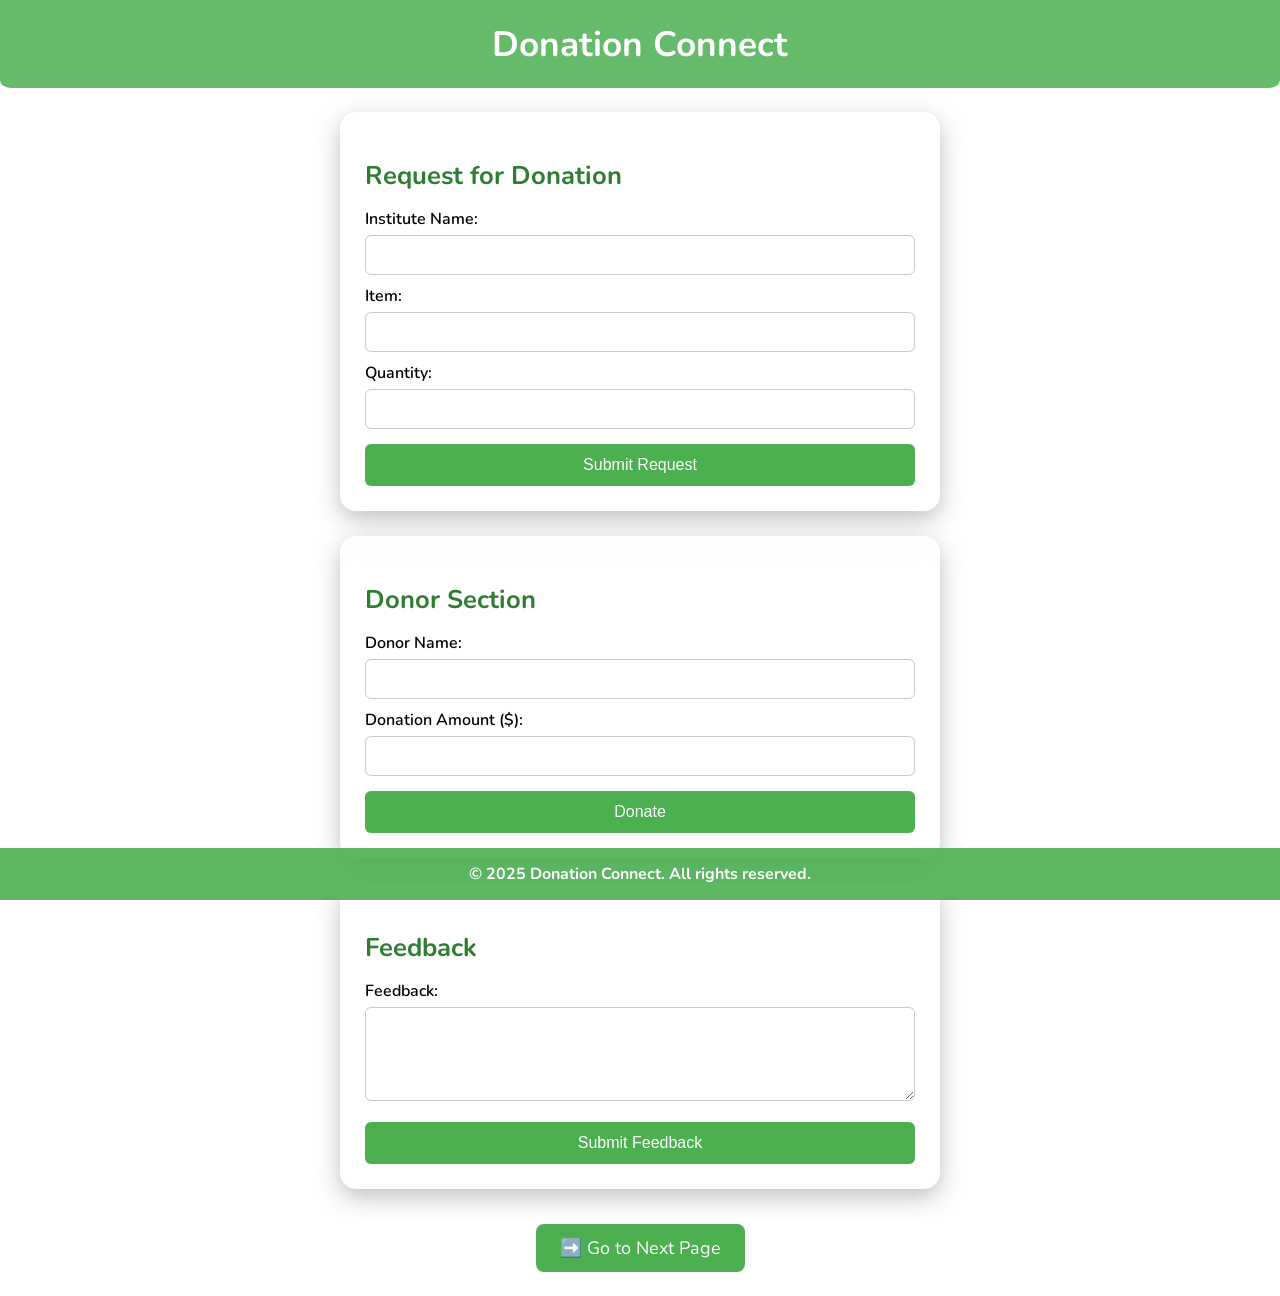
<file: index.html>
<!DOCTYPE html>
<html lang="en">
<head>
  <meta charset="UTF-8" />
  <meta name="viewport" content="width=device-width, initial-scale=1.0"/>
  <title>Donation Connect</title>
  <link href="https://fonts.googleapis.com/css2?family=Nunito:wght@400;700&display=swap" rel="stylesheet">
  <style>
    * {
      box-sizing: border-box;
    }

    body {
      font-family: 'Nunito', sans-serif;
      margin: 0;
      padding: 0;
      background: url('https://cdn.create.vista.com/downloads/56e27239-56d0-432e-b587-99573f2f105e_1024.jpeg') no-repeat center center fixed;
      background-size: cover;
      height: 100vh;
      animation: fadeIn 2s ease-in-out;
    }

    header {
      background: rgba(76, 175, 80, 0.85);
      color: white;
      padding: 20px;
      text-align: center;
      font-size: 2.2em;
      font-weight: bold;
      border-bottom: 4px solid white;
      border-radius: 0 0 12px 12px;
      animation: bounceHeader 3s ease-in-out infinite;
    }

    main {
      display: flex;
      flex-direction: column;
      align-items: center;
      padding: 20px;
      gap: 25px;
    }

    section {
      background: rgba(255, 255, 255, 0.25);
      backdrop-filter: blur(12px);
      border-radius: 16px;
      box-shadow: 0 8px 24px rgba(0, 0, 0, 0.25);
      padding: 25px;
      width: 90%;
      max-width: 600px;
      transition: transform 0.4s ease, box-shadow 0.4s ease;
      opacity: 0;
      transform: translateY(30px);
      animation: slideFadeUp 1s forwards;
    }

    section:nth-of-type(1) { animation-delay: 0.3s; }
    section:nth-of-type(2) { animation-delay: 0.6s; }
    section:nth-of-type(3) { animation-delay: 0.9s; }

    section:hover {
      transform: translateY(-6px) scale(1.02);
      box-shadow: 0 12px 30px rgba(0, 0, 0, 0.3);
    }

    h2 {
      color: #2e7d32;
      font-size: 1.6em;
      margin-bottom: 15px;
    }

    label {
      display: block;
      margin-top: 10px;
      font-weight: 600;
    }

    input, textarea {
      width: 100%;
      padding: 10px;
      border-radius: 6px;
      border: 1px solid #ccc;
      font-size: 16px;
      margin-top: 5px;
    }

    textarea {
      resize: vertical;
    }

    button {
      background-color: #4CAF50;
      color: white;
      padding: 12px;
      margin-top: 15px;
      font-size: 16px;
      border: none;
      border-radius: 6px;
      width: 100%;
      cursor: pointer;
      transition: background-color 0.3s ease, transform 0.3s ease;
    }

    button:hover {
      background-color: #43a047;
      animation: pulse 0.6s infinite alternate;
    }

    .next-page-button-container {
      margin-top: 10px;
      text-align: center;
    }

    .next-button {
      display: inline-block;
      background-color: #4CAF50;
      color: white;
      padding: 12px 24px;
      font-size: 18px;
      border: none;
      border-radius: 8px;
      text-decoration: none;
      cursor: pointer;
      transition: background-color 0.3s ease, transform 0.2s ease;
      animation: wave 2s infinite ease-in-out;
    }

    .next-button:hover {
      background-color: #43a047;
      transform: scale(1.05);
    }

    footer {
      text-align: center;
      padding: 15px;
      background-color: rgba(76, 175, 80, 0.9);
      color: white;
      position: fixed;
      width: 100%;
      bottom: 0;
      font-weight: bold;
    }

    /* Animations */
    @keyframes fadeIn {
      from { opacity: 0; }
      to { opacity: 1; }
    }

    @keyframes slideFadeUp {
      to {
        opacity: 1;
        transform: translateY(0);
      }
    }

    @keyframes bounceHeader {
      0%, 100% { transform: translateY(0); }
      50% { transform: translateY(-5px); }
    }

    @keyframes wave {
      0%, 100% { transform: translateX(0); }
      50% { transform: translateX(6px); }
    }

    @keyframes pulse {
      from { transform: scale(1); }
      to { transform: scale(1.05); }
    }
  </style>
</head>
<body>
  <header>
    Donation Connect
  </header>

  <main>
    <section>
      <h2>Request for Donation</h2>
      <form id="donationRequestForm">
        <label for="instituteName">Institute Name:</label>
        <input type="text" id="instituteName" required>

        <label for="item">Item:</label>
        <input type="text" id="item" required>

        <label for="quantity">Quantity:</label>
        <input type="number" id="quantity" required>

        <button type="submit">Submit Request</button>
      </form>
    </section>

    <section>
      <h2>Donor Section</h2>
      <form id="donorForm">
        <label for="donorName">Donor Name:</label>
        <input type="text" id="donorName" required>

        <label for="donationAmount">Donation Amount ($):</label>
        <input type="number" id="donationAmount" required>

        <button type="submit">Donate</button>
      </form>
    </section>

    <section>
      <h2>Feedback</h2>
      <form id="feedbackForm">
        <label for="feedback">Feedback:</label>
        <textarea id="feedback" rows="4" required></textarea>
        <button type="submit">Submit Feedback</button>
      </form>
    </section>

    <!-- ✅ Go to Next Page Button -->
    <div class="next-page-button-container">
      <a href="index4.html" class="next-button">➡️ Go to Next Page</a>
    </div>
  </main>

  <footer>
    &copy; 2025 Donation Connect. All rights reserved.
  </footer>

  <script>
    document.getElementById('donationRequestForm').addEventListener('submit', function(e) {
      e.preventDefault();
      alert("Donation request submitted successfully.");
    });

    document.getElementById('donorForm').addEventListener('submit', function(e) {
      e.preventDefault();
      const donorName = document.getElementById('donorName').value;
      const donationAmount = document.getElementById('donationAmount').value;
      alert(`${donorName}, thank you for your generous donation of $${donationAmount}!`);
    });

    document.getElementById('feedbackForm').addEventListener('submit', function(e) {
      e.preventDefault();
      const feedback = document.getElementById('feedback').value;
      alert("Thank you for your feedback: " + feedback);
    });
  </script>
</body>
</html>
</file>
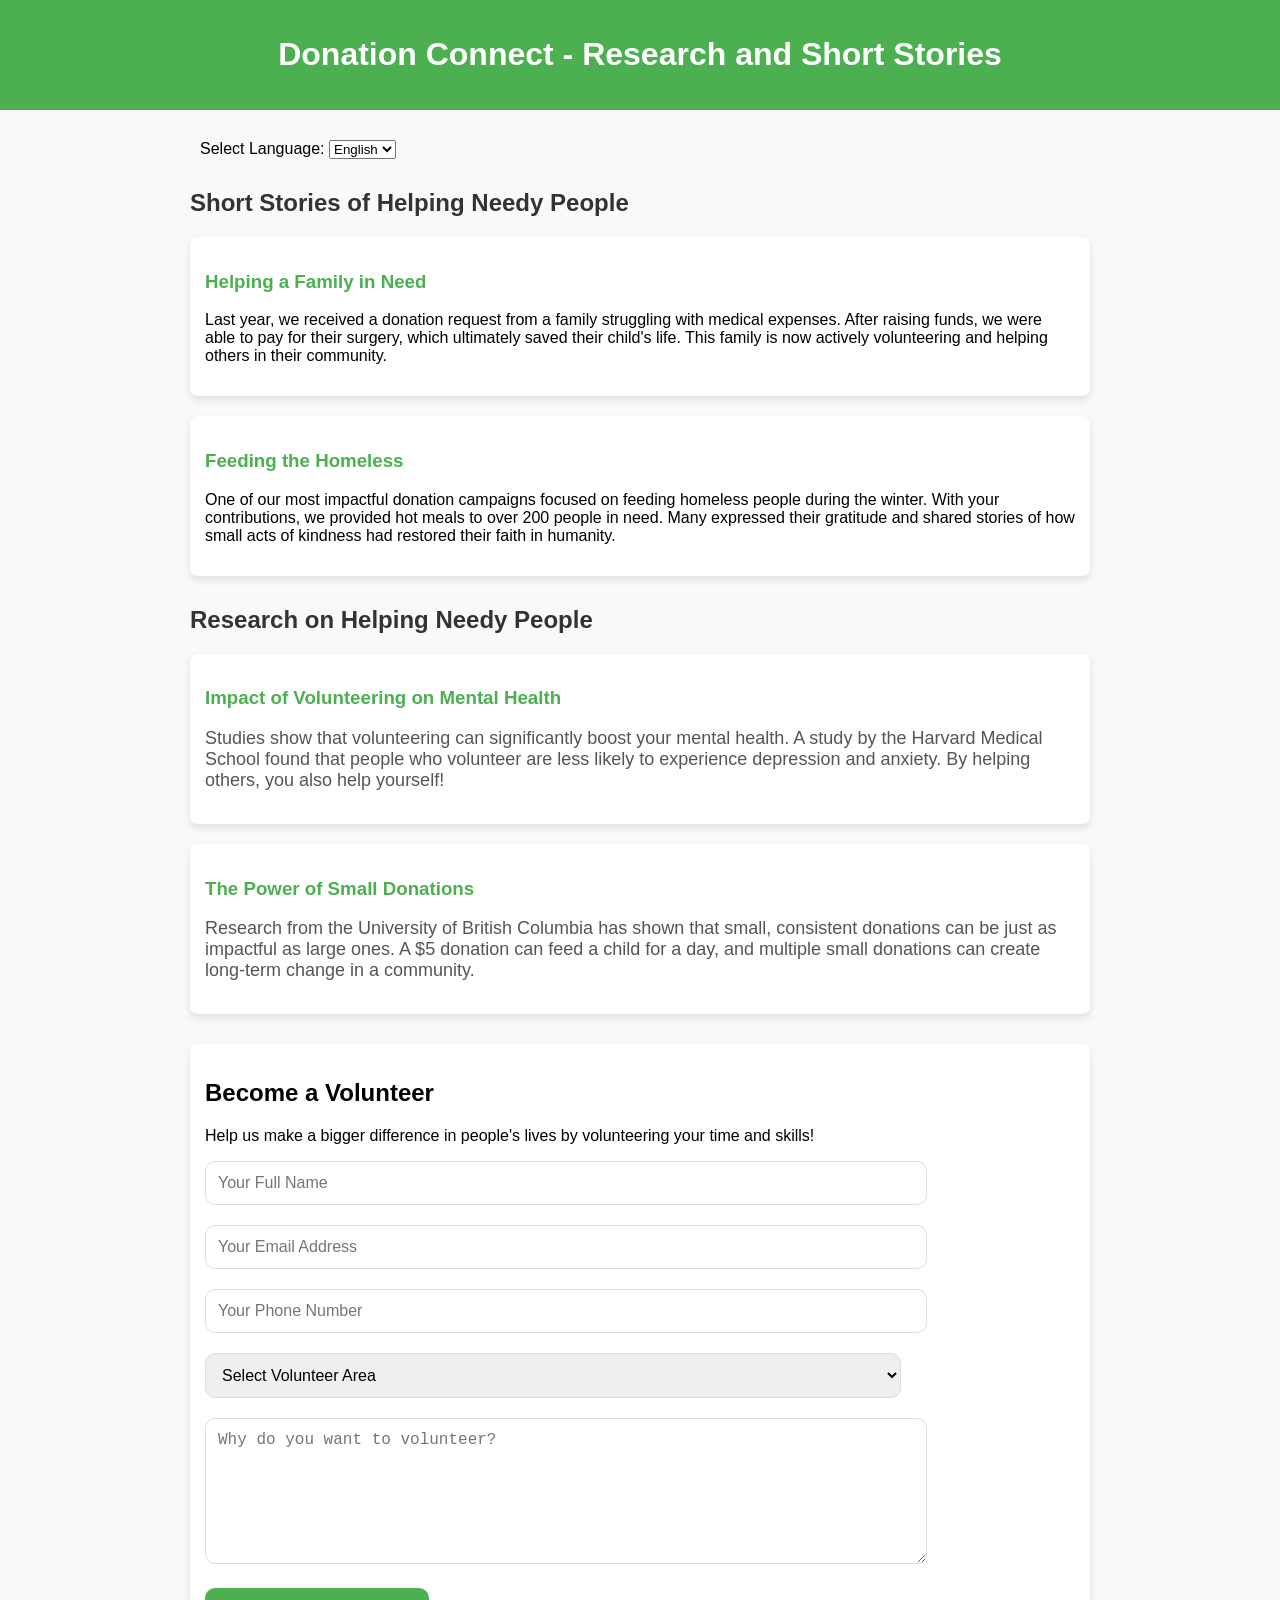
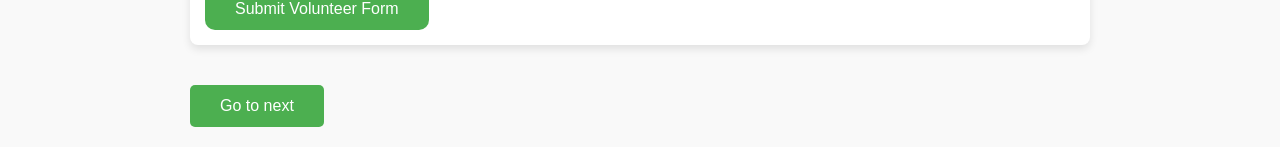
<file: index4.html>
<!DOCTYPE html>
<html lang="en">
<head>
    <meta charset="UTF-8">
    <meta name="viewport" content="width=device-width, initial-scale=1.0">
    <title>Donation Connect - Research and Short Stories</title>
    <style>
        body {
            font-family: Arial, sans-serif;
            background-color: #f9f9f9;
            margin: 0;
            padding: 0;
            background-image: url('https://cdni.iconscout.com/illustration/premium/thumb/food-donation-illustration-download-in-svg-png-gif-file-formats--collecting-box-service-women-carrying-apple-and-drink-pack-people-illustrations-4328379.png?f=webp');
            background-size: cover;
            overflow-x: hidden;
        }

        header {
            background-color: #4CAF50;
            color: white;
            padding: 15px;
            text-align: center;
        }

        .container {
            padding: 20px;
            max-width: 900px;
            margin: 0 auto;
        }

        .section {
            margin-bottom: 30px;
        }

        .section h2 {
            font-size: 24px;
            color: #333;
        }

        .story, .research, .volunteer-form {
            background-color: #fff;
            padding: 15px;
            margin-bottom: 20px;
            border-radius: 8px;
            box-shadow: 0 4px 8px rgba(0, 0, 0, 0.1);
        }

        .story h3, .research h3 {
            color: #4CAF50;
        }

        .research p {
            font-size: 18px;
            color: #555;
        }

        .volunteer-form input,
        .volunteer-form select {
            width: 80%;
            padding: 12px;
            margin-bottom: 20px;
            border-radius: 10px;
            border: 1px solid #ddd;
            font-size: 16px;
        }

        .volunteer-form textarea {
            width: 80%;
            padding: 12px;
            margin-bottom: 20px;
            border-radius: 10px;
            border: 1px solid #ddd;
            font-size: 16px;
            resize: vertical; /* Allow the user to resize the box vertically */
            min-height: 120px;
        }

        .volunteer-form button {
            padding: 12px 30px;
            background-color: #4CAF50;
            color: white;
            font-size: 16px;
            border: none;
            border-radius: 10px;
            cursor: pointer;
            transition: background-color 0.3s;
        }

        .volunteer-form button:hover {
            background-color: #388E3C;
        }

        a {
            display: inline-block;
            padding: 12px 30px;
            background-color: #4CAF50;
            color: white;
            text-decoration: none;
            border-radius: 5px;
            margin-top: 20px;
            transition: transform 0.2s, background-color 0.3s;
        }

        a:hover {
            background-color: #388E3C;
            transform: scale(1.05);
        }

        /* Language Selector */
        .language-selector {
            padding: 10px;
            margin-bottom: 20px;
        }
    </style>
</head>
<body>
    <header>
        <h1 id="headerTitle">Donation Connect - Research and Short Stories</h1>
    </header>
    <div class="container">
        <!-- Language Selector -->
        <div class="language-selector">
            <label for="language-select">Select Language: </label>
            <select id="language-select" onchange="translateContent()">
                <option value="en">English</option>
                <option value="hi">Hindi</option>
                <option value="mr">Marathi</option>
            </select>
        </div>

        <!-- Section for Stories -->
        <div class="section">
            <h2 id="sectionTitle1">Short Stories of Helping Needy People</h2>
            <div class="story">
                <h3 id="storyTitle1">Helping a Family in Need</h3>
                <p id="storyContent1">Last year, we received a donation request from a family struggling with medical expenses. After raising funds, we were able to pay for their surgery, which ultimately saved their child's life. This family is now actively volunteering and helping others in their community.</p>
            </div>
            <div class="story">
                <h3 id="storyTitle2">Feeding the Homeless</h3>
                <p id="storyContent2">One of our most impactful donation campaigns focused on feeding homeless people during the winter. With your contributions, we provided hot meals to over 200 people in need. Many expressed their gratitude and shared stories of how small acts of kindness had restored their faith in humanity.</p>
            </div>
        </div>

        <!-- Section for Research -->
        <div class="section">
            <h2 id="sectionTitle2">Research on Helping Needy People</h2>
            <div class="research">
                <h3 id="researchTitle1">Impact of Volunteering on Mental Health</h3>
                <p id="researchContent1">Studies show that volunteering can significantly boost your mental health. A study by the Harvard Medical School found that people who volunteer are less likely to experience depression and anxiety. By helping others, you also help yourself!</p>
            </div>
            <div class="research">
                <h3 id="researchTitle2">The Power of Small Donations</h3>
                <p id="researchContent2">Research from the University of British Columbia has shown that small, consistent donations can be just as impactful as large ones. A $5 donation can feed a child for a day, and multiple small donations can create long-term change in a community.</p>
            </div>
        </div>

        <!-- Volunteering Form -->
        <div class="volunteer-form">
            <h2 id="volunteerFormTitle">Become a Volunteer</h2>
            <p id="volunteerFormText">Help us make a bigger difference in people's lives by volunteering your time and skills!</p>
            <form>
                <input type="text" placeholder="Your Full Name" required />
                <input type="email" placeholder="Your Email Address" required />
                <input type="tel" placeholder="Your Phone Number" required />
                <select required>
                    <option value="">Select Volunteer Area</option>
                    <option value="Event Organizing">Event Organizing</option>
                    <option value="Fundraising">Fundraising</option>
                    <option value="Community Outreach">Community Outreach</option>
                    <option value="Social Media Support">Social Media Support</option>
                </select>
                <textarea placeholder="Why do you want to volunteer?" rows="5" required></textarea>
                <button type="submit">Submit Volunteer Form</button>
            </form>
        </div>

        <!-- Go to next Button -->
        <a href="indexx3.html">Go to next</a>
    </div>

    <script>
        function translateContent() {
            const language = document.getElementById('language-select').value;
            
            // Sample translation data
            const translations = {
                en: {
                    headerTitle: "Donation Connect - Research and Short Stories",
                    sectionTitle1: "Short Stories of Helping Needy People",
                    sectionTitle2: "Research on Helping Needy People",
                    storyTitle1: "Helping a Family in Need",
                    storyContent1: "Last year, we received a donation request from a family struggling with medical expenses. After raising funds, we were able to pay for their surgery, which ultimately saved their child's life. This family is now actively volunteering and helping others in their community.",
                    storyTitle2: "Feeding the Homeless",
                    storyContent2: "One of our most impactful donation campaigns focused on feeding homeless people during the winter. With your contributions, we provided hot meals to over 200 people in need. Many expressed their gratitude and shared stories of how small acts of kindness had restored their faith in humanity.",
                    researchTitle1: "Impact of Volunteering on Mental Health",
                    researchContent1: "Studies show that volunteering can significantly boost your mental health. A study by the Harvard Medical School found that people who volunteer are less likely to experience depression and anxiety. By helping others, you also help yourself!",
                    researchTitle2: "The Power of Small Donations",
                    researchContent2: "Research from the University of British Columbia has shown that small, consistent donations can be just as impactful as large ones. A $5 donation can feed a child for a day, and multiple small donations can create long-term change in a community.",
                    volunteerFormTitle: "Become a Volunteer",
                    volunteerFormText: "Help us make a bigger difference in people's lives by volunteering your time and skills!"
                },
                hi: {
                    headerTitle: "डोनेशन कनेक्ट - अनुसंधान और लघु कहानियाँ",
                    sectionTitle1: "जरूरतमंद लोगों की मदद की लघु कहानियाँ",
                    sectionTitle2: "जरूरतमंद लोगों की मदद पर अनुसंधान",
                    storyTitle1: "जरूरतमंद परिवार की मदद करना",
                    storyContent1: "पिछले साल, हमें एक परिवार से दान अनुरोध प्राप्त हुआ था जो चिकित्सा खर्चों से जूझ रहा था। धन जुटाने के बाद, हम उनके सर्जरी का खर्च उठा पाए, जिसने अंततः उनके बच्चे की जान बचाई। यह परिवार अब सक्रिय रूप से स्वंयसेवक बनकर अपने समुदाय में दूसरों की मदद कर रहा है।",
                    storyTitle2: "बेघर लोगों को भोजन देना",
                    storyContent2: "हमारी सबसे प्रभावशाली दान मुहिम में से एक बेघर लोगों को सर्दियों के दौरान भोजन देना था। आपके योगदान से, हम 200 से अधिक जरूरतमंद लोगों को गर्म भोजन प्रदान करने में सक्षम हुए। कई लोगों ने अपनी कृतज्ञता व्यक्त की और साझा किया कि किस तरह छोटे कार्यों ने उनके विश्वास को फिर से जीवित किया।",
                    researchTitle1: "मानसिक स्वास्थ्य पर स्वंयसेवा का प्रभाव",
                    researchContent1: "अध्यानों से यह पता चला है कि स्वंयसेवा से मानसिक स्वास्थ्य में महत्वपूर्ण वृद्धि होती है। हार्वर्ड मेडिकल स्कूल के अध्ययन में पाया गया कि जो लोग स्वंयसेवा करते हैं, वे अवसाद और चिंता से कम प्रभावित होते हैं। दूसरों की मदद करके आप खुद की भी मदद करते हैं!",
                    researchTitle2: "छोटे दानों की शक्ति",
                    researchContent2: "ब्रिटिश कोलंबिया विश्वविद्यालय के अनुसंधान से यह पता चला है कि छोटे और लगातार दान बड़े दानों के समान प्रभावी हो सकते हैं। $5 का दान एक बच्चे को एक दिन के लिए खाना दे सकता है, और कई छोटे दान एक समुदाय में दीर्घकालिक बदलाव ला सकते हैं।",
                    volunteerFormTitle: "स्वयंसेवक बनें",
                    volunteerFormText: "हमारे साथ मिलकर लोगों के जीवन में बड़ा बदलाव लाने में मदद करें!"
                },
                mr: {
                    headerTitle: "दान कनेक्ट - संशोधन आणि लघुनिबंध",
                    sectionTitle1: "गरजू लोकांच्या मदतीच्या लघुनिबंधांची गोष्टी",
                    sectionTitle2: "गरजू लोकांच्या मदतीवरील संशोधन",
                    storyTitle1: "गरजू कुटुंबाची मदत करणे",
                    storyContent1: "गेल्या वर्षी, आम्हाला एक कुटुंबाने दान मागितले होते जे वैद्यकीय खर्चांमुळे त्रस्त होते. निधी गोळा केल्यानंतर, आम्ही त्यांच्यासाठी शस्त्रक्रियेचे खर्च उचलले, ज्यामुळे अखेर त्यांच्या मुलाचे प्राण वाचवले. हे कुटुंब आता सक्रियपणे स्वयंसेवक होऊन त्यांच्या समुदायात इतरांची मदत करत आहे.",
                    storyTitle2: "भटक्या लोकांना अन्न देणे",
                    storyContent2: "आमच्या सर्वात प्रभावी दान मोहिमांपैकी एक भटक्या लोकांना हिवाळ्यात अन्न देणे होती. तुमच्या योगदानामुळे, आम्ही 200 पेक्षा जास्त गरजू लोकांना गरम जेवण पुरवू शकलो. अनेक लोकांनी त्यांचा आभार व्यक्त केला आणि सांगितले की कसे छोटे कृतींनी त्यांचा विश्वास पुन्हा जीवंत केला.",
                    researchTitle1: "मानसिक आरोग्यावर स्वयंसेवकत्त्वाचा प्रभाव",
                    researchContent1: "अध्यानांनी असे दाखवले आहे की स्वयंसेवकत्त्व मानसिक आरोग्याला महत्त्वपूर्ण प्रोत्साहन देते. हार्वर्ड मेडिकल स्कूलच्या अभ्यासात असे आढळले की जे लोक स्वयंसेवकत्त्व करतात ते कमी मानसिक समस्या अनुभवतात. इतरांना मदत करून, आपण आपलेही मदत करत आहात!",
                    researchTitle2: "लहान दानांची ताकद",
                    researchContent2: "ब्रिटिश कोलंबिया विद्यापीठाच्या संशोधनाने असे दाखवले आहे की लहान आणि सातत्याने दिलेले दान मोठ्या दानांसारखेच प्रभावी असू शकतात. $5 चे दान एका मुलाला एक दिवसाचे भोजन देऊ शकते आणि अनेक लहान दान एक समुदायात दीर्घकालिक बदल करू शकतात.",
                    volunteerFormTitle: "स्वयंसेवक बना",
                    volunteerFormText: "आपल्या वेळेचा आणि कौशल्यांचा वापर करून लोकांच्या जीवनात मोठा फरक करा!"
                }
            };

            // Applying the translation based on the selected language
            const langData = translations[language];

            // Updating text elements
            document.getElementById("headerTitle").innerText = langData.headerTitle;
            document.getElementById("sectionTitle1").innerText = langData.sectionTitle1;
            document.getElementById("sectionTitle2").innerText = langData.sectionTitle2;
            document.getElementById("storyTitle1").innerText = langData.storyTitle1;
            document.getElementById("storyContent1").innerText = langData.storyContent1;
            document.getElementById("storyTitle2").innerText = langData.storyTitle2;
            document.getElementById("storyContent2").innerText = langData.storyContent2;
            document.getElementById("researchTitle1").innerText = langData.researchTitle1;
            document.getElementById("researchContent1").innerText = langData.researchContent1;
            document.getElementById("researchTitle2").innerText = langData.researchTitle2;
            document.getElementById("researchContent2").innerText = langData.researchContent2;
            document.getElementById("volunteerFormTitle").innerText = langData.volunteerFormTitle;
            document.getElementById("volunteerFormText").innerText = langData.volunteerFormText;
        }
    </script>
</body>
</html>
</file>
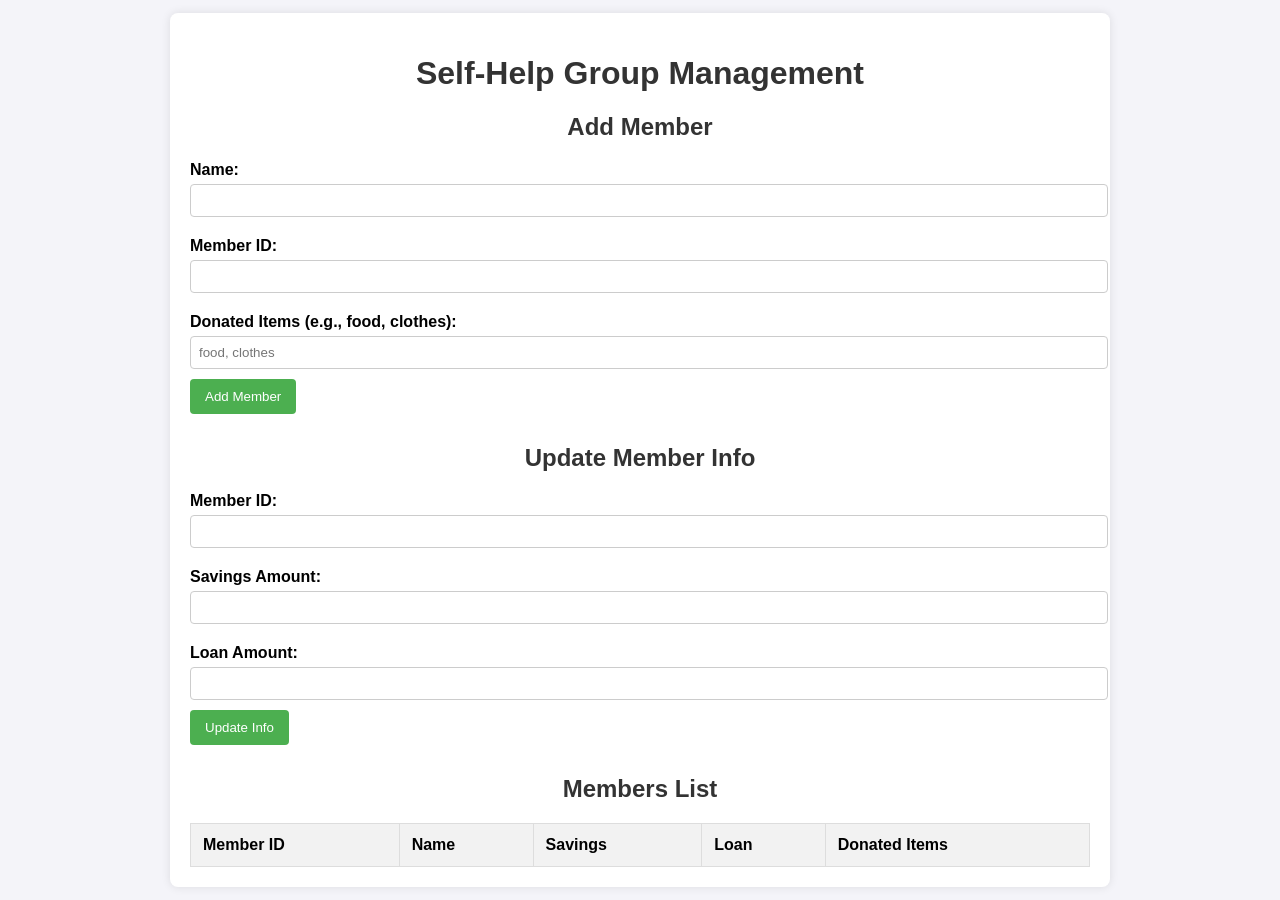
<file: index8.html>
<!DOCTYPE html>
<html lang="en">
<head>
  <meta charset="UTF-8" />
  <meta name="viewport" content="width=device-width, initial-scale=1.0"/>
  <title>SHG Management System</title>
  <style>
    body {
      font-family: Arial, sans-serif;
      margin: 0;
      padding: 0;
      background-color: #f4f4f9;
      display: flex;
      justify-content: center;
      align-items: center;
      height: 100vh;
      background-image: url('https://img.freepik.com/free-vector/flat-hand-drawn-clothing-donation-concept_52683-54454.jpg');
      background-size: cover;
      animation: fadeInBody 1.2s ease-in-out forwards;
    }

    @keyframes fadeInBody {
      from { opacity: 0; }
      to { opacity: 1; }
    }

    .container {
      width: 80%;
      max-width: 900px;
      margin: auto;
      padding: 20px;
      background-color: #fff;
      border-radius: 8px;
      box-shadow: 0 0 10px rgba(0, 0, 0, 0.1);
      animation: popIn 1s ease-in-out;
    }

    @keyframes popIn {
      from {
        transform: scale(0.9);
        opacity: 0;
      }
      to {
        transform: scale(1);
        opacity: 1;
      }
    }

    h1, h2 {
      text-align: center;
      color: #333;
    }

    .form-container {
      margin-bottom: 30px;
      animation: slideIn 1s ease-in-out;
    }

    @keyframes slideIn {
      from {
        transform: translateY(30px);
        opacity: 0;
      }
      to {
        transform: translateY(0);
        opacity: 1;
      }
    }

    label {
      display: block;
      margin: 10px 0 5px;
      font-weight: bold;
    }

    input[type="text"], input[type="number"] {
      width: 100%;
      padding: 8px;
      margin-bottom: 10px;
      border: 1px solid #ccc;
      border-radius: 4px;
    }

    button {
      background-color: #4CAF50;
      color: white;
      padding: 10px 15px;
      border: none;
      border-radius: 4px;
      cursor: pointer;
      transition: background-color 0.3s ease;
    }

    button:hover {
      background-color: #45a049;
    }

    table {
      width: 100%;
      margin-top: 20px;
      border-collapse: collapse;
      text-align: left;
    }

    th, td {
      padding: 12px;
      border: 1px solid #ddd;
    }

    th {
      background-color: #f2f2f2;
    }

    tr {
      animation: fadeInRow 0.6s ease;
    }

    @keyframes fadeInRow {
      from {
        opacity: 0;
        transform: translateY(10px);
      }
      to {
        opacity: 1;
        transform: translateY(0);
      }
    }
  </style>
</head>
<body>
  <div class="container">
    <h1>Self-Help Group Management</h1>

    <div class="form-container">
      <h2>Add Member</h2>
      <form id="memberForm">
        <label for="name">Name:</label>
        <input type="text" id="name" required>

        <label for="id">Member ID:</label>
        <input type="number" id="id" required>

        <label for="donation">Donated Items (e.g., food, clothes):</label>
        <input type="text" id="donation" placeholder="food, clothes">

        <button type="submit">Add Member</button>
      </form>
    </div>

    <div class="form-container">
      <h2>Update Member Info</h2>
      <form id="updateForm">
        <label for="updateId">Member ID:</label>
        <input type="number" id="updateId" required>
        <label for="savings">Savings Amount:</label>
        <input type="number" id="savings" required>
        <label for="loan">Loan Amount:</label>
        <input type="number" id="loan" required>
        <button type="submit">Update Info</button>
      </form>
    </div>

    <div>
      <h2>Members List</h2>
      <table id="membersTable">
        <thead>
          <tr>
            <th>Member ID</th>
            <th>Name</th>
            <th>Savings</th>
            <th>Loan</th>
            <th>Donated Items</th>
          </tr>
        </thead>
        <tbody>
          <!-- Member data will be inserted here -->
        </tbody>
      </table>
    </div>
  </div>

  <script>
    function loadMembers() {
      const members = JSON.parse(localStorage.getItem('members')) || [];
      return members;
    }

    function saveMembers(members) {
      localStorage.setItem('members', JSON.stringify(members));
    }

    function displayMembers() {
      const members = loadMembers();
      const tableBody = document.getElementById('membersTable').getElementsByTagName('tbody')[0];
      tableBody.innerHTML = '';

      members.forEach(member => {
        const row = document.createElement('tr');

        row.innerHTML = `
          <td>${member.id}</td>
          <td>${member.name}</td>
          <td>${member.savings}</td>
          <td>${member.loan}</td>
          <td>${member.donation || '-'}</td>
        `;

        tableBody.appendChild(row);
      });
    }

    document.getElementById('memberForm').addEventListener('submit', function (event) {
      event.preventDefault();

      const name = document.getElementById('name').value;
      const id = document.getElementById('id').value;
      const donation = document.getElementById('donation').value;

      const members = loadMembers();
      if (members.find(member => member.id === id)) {
        alert("Member with this ID already exists.");
        return;
      }

      const newMember = {
        id: id,
        name: name,
        savings: 0,
        loan: 0,
        donation: donation
      };

      members.push(newMember);
      saveMembers(members);
      document.getElementById('memberForm').reset();
      displayMembers();
    });

    document.getElementById('updateForm').addEventListener('submit', function (event) {
      event.preventDefault();

      const id = document.getElementById('updateId').value;
      const savings = document.getElementById('savings').value;
      const loan = document.getElementById('loan').value;

      const members = loadMembers();
      const member = members.find(member => member.id === id);

      if (member) {
        member.savings = parseFloat(savings);
        member.loan = parseFloat(loan);
        saveMembers(members);

        alert(`Updated ${member.name}'s savings and loan.`);
        document.getElementById('updateForm').reset();
        displayMembers();
      } else {
        alert("Member not found.");
      }
    });

    displayMembers();
  </script>
</body>
</html>
</file>
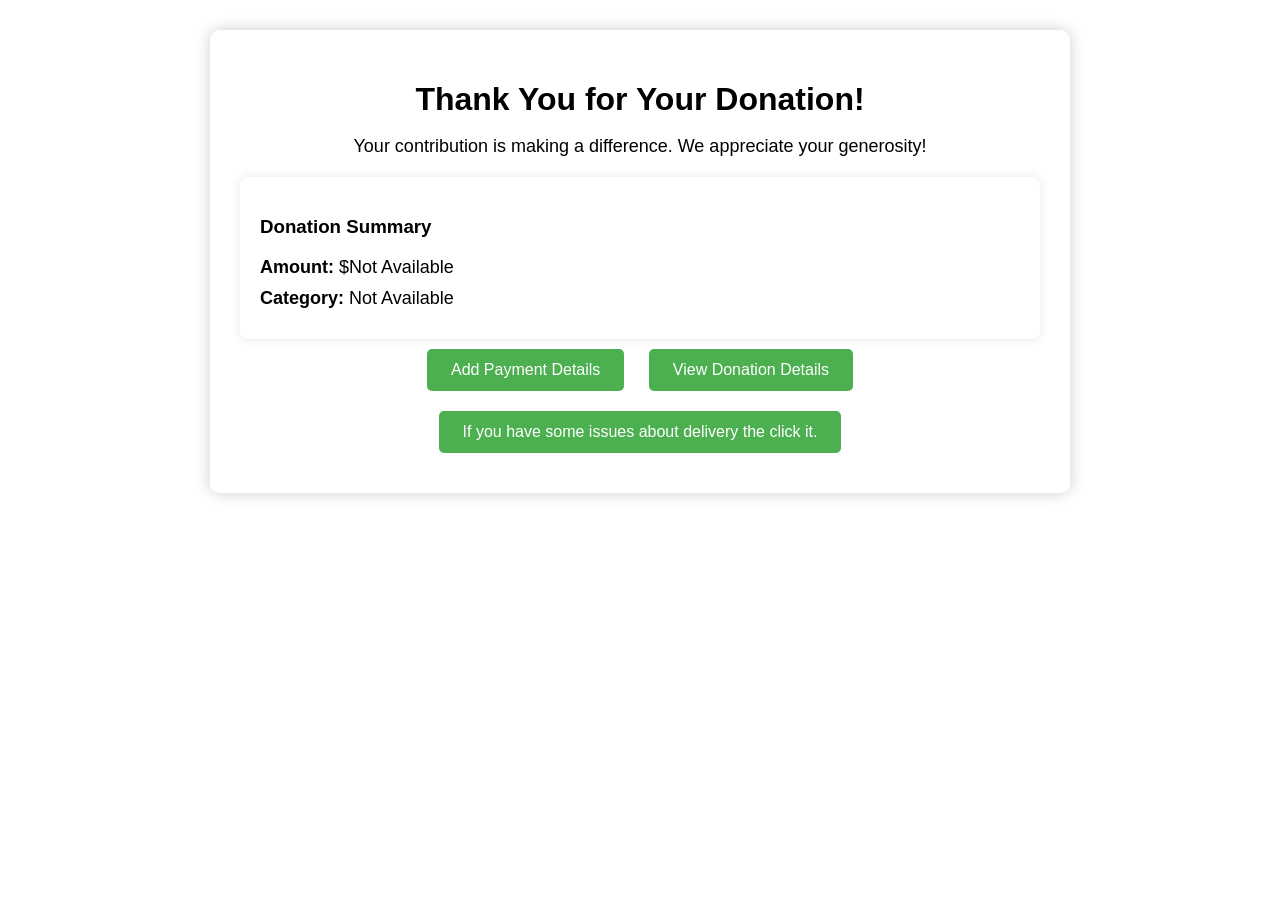
<file: indexx3.html>
<!DOCTYPE html>
<html lang="en">
<head>
  <meta charset="UTF-8" />
  <meta name="viewport" content="width=device-width, initial-scale=1.0"/>
  <title>Donation Overview</title>
  <style>
    body {
      font-family: Arial, sans-serif;
      background-image: url('https://us.123rf.com/450wm/artinspiring/artinspiring2409/artinspiring240901953/235838475-charity-volunteers-community-take-care-of-people-in-need-idea-of-care-and-humanity-humanitarian.jpg?ver=6');
      background-size: cover;
      background-position: center;
      background-attachment: fixed;
      margin: 0;
      padding: 0;
    }

    .container {
      background-color: rgba(255, 255, 255, 0.9);
      margin: 30px auto;
      padding: 30px;
      max-width: 800px;
      border-radius: 10px;
      box-shadow: 0 0 15px rgba(0, 0, 0, 0.2);
      text-align: center;
    }

    h1 {
      font-size: 32px;
      margin-bottom: 10px;
    }

    p {
      font-size: 18px;
      margin-bottom: 15px;
    }

    .button {
      background-color: #4CAF50;
      color: white;
      padding: 12px 24px;
      border: none;
      border-radius: 5px;
      cursor: pointer;
      font-size: 16px;
      text-decoration: none;
      margin: 10px;
    }

    .button:hover {
      background-color: #45a049;
    }

    .box {
      background: #fff;
      margin-top: 20px;
      padding: 20px;
      border-radius: 8px;
      box-shadow: 0 0 10px rgba(0,0,0,0.1);
      text-align: left;
    }

    .box p {
      margin: 10px 0;
    }

    input, select {
      width: 100%;
      padding: 10px;
      margin-top: 8px;
      border: 1px solid #ccc;
      border-radius: 5px;
    }

    form {
      margin-top: 20px;
    }

    .hidden {
      display: none;
    }
  </style>
</head>
<body>

  <div class="container">
    <h1>Thank You for Your Donation!</h1>
    <p>Your contribution is making a difference. We appreciate your generosity!</p>

    <!-- Donation Summary -->
    <div class="box">
      <h3>Donation Summary</h3>
      <p><strong>Amount:</strong> $<span id="donation-amount">0</span></p>
      <p><strong>Category:</strong> <span id="donation-category">None</span></p>
    </div>

    <!-- Payment Section -->
    <button class="button" onclick="document.getElementById('payment-section').classList.remove('hidden'); this.style.display='none'">Add Payment Details</button>

    <div id="payment-section" class="box hidden">
      <h3>Payment Details</h3>
      <form id="payment-form">
        <label>Cardholder Name:</label>
        <input type="text" id="card-name" required />

        <label>Card Number:</label>
        <input type="text" id="card-number" required />

        <label>Expiration Date:</label>
        <input type="month" id="expiration-date" required />

        <label>CVV:</label>
        <input type="text" id="cvv" required />

        <button type="submit" class="button">Submit Payment</button>
      </form>
    </div>

    <!-- View Details Section -->
    <button class="button" onclick="showDetails()">View Donation Details</button>

    <div id="details-section" class="box hidden">
      <h3>Your Full Donation & Payment Info</h3>
      <p><strong>Cardholder Name:</strong> <span id="view-card-name">-</span></p>
      <p><strong>Card Number:</strong> <span id="view-card-number">-</span></p>
      <p><strong>Expiration Date:</strong> <span id="view-expiration-date">-</span></p>
      <p><strong>CVV:</strong> <span id="view-cvv">-</span></p>
    </div>

    <!-- Connect with Personal AI -->
    <button class="button" onclick="window.location.href='map.html';">
      If you have some issues about delivery the click it.
    </button>
  </div>

  <script>
    // Load stored donation info
    const donationAmount = sessionStorage.getItem('donationAmount') || 'Not Available';
    const donationCategory = sessionStorage.getItem('donationCategory') || 'Not Available';
    document.getElementById('donation-amount').textContent = donationAmount;
    document.getElementById('donation-category').textContent = donationCategory;

    // Save payment info
    document.getElementById('payment-form').addEventListener('submit', function(e) {
      e.preventDefault();

      const cardName = document.getElementById('card-name').value;
      const cardNumber = document.getElementById('card-number').value;
      const expirationDate = document.getElementById('expiration-date').value;
      const cvv = document.getElementById('cvv').value;

      // Save to sessionStorage
      sessionStorage.setItem('cardName', cardName);
      sessionStorage.setItem('cardNumber', cardNumber);
      sessionStorage.setItem('expirationDate', expirationDate);
      sessionStorage.setItem('cvv', cvv);

      alert('Payment submitted successfully!');
      document.getElementById('payment-section').classList.add('hidden');
    });

    // View saved payment details
    function showDetails() {
      document.getElementById('view-card-name').textContent = sessionStorage.getItem('cardName') || 'Not Available';
      document.getElementById('view-card-number').textContent = sessionStorage.getItem('cardNumber') || 'Not Available';
      document.getElementById('view-expiration-date').textContent = sessionStorage.getItem('expirationDate') || 'Not Available';
      document.getElementById('view-cvv').textContent = sessionStorage.getItem('cvv') || 'Not Available';

      document.getElementById('details-section').classList.remove('hidden');
    }
  </script>

</body>
</html>
</file>
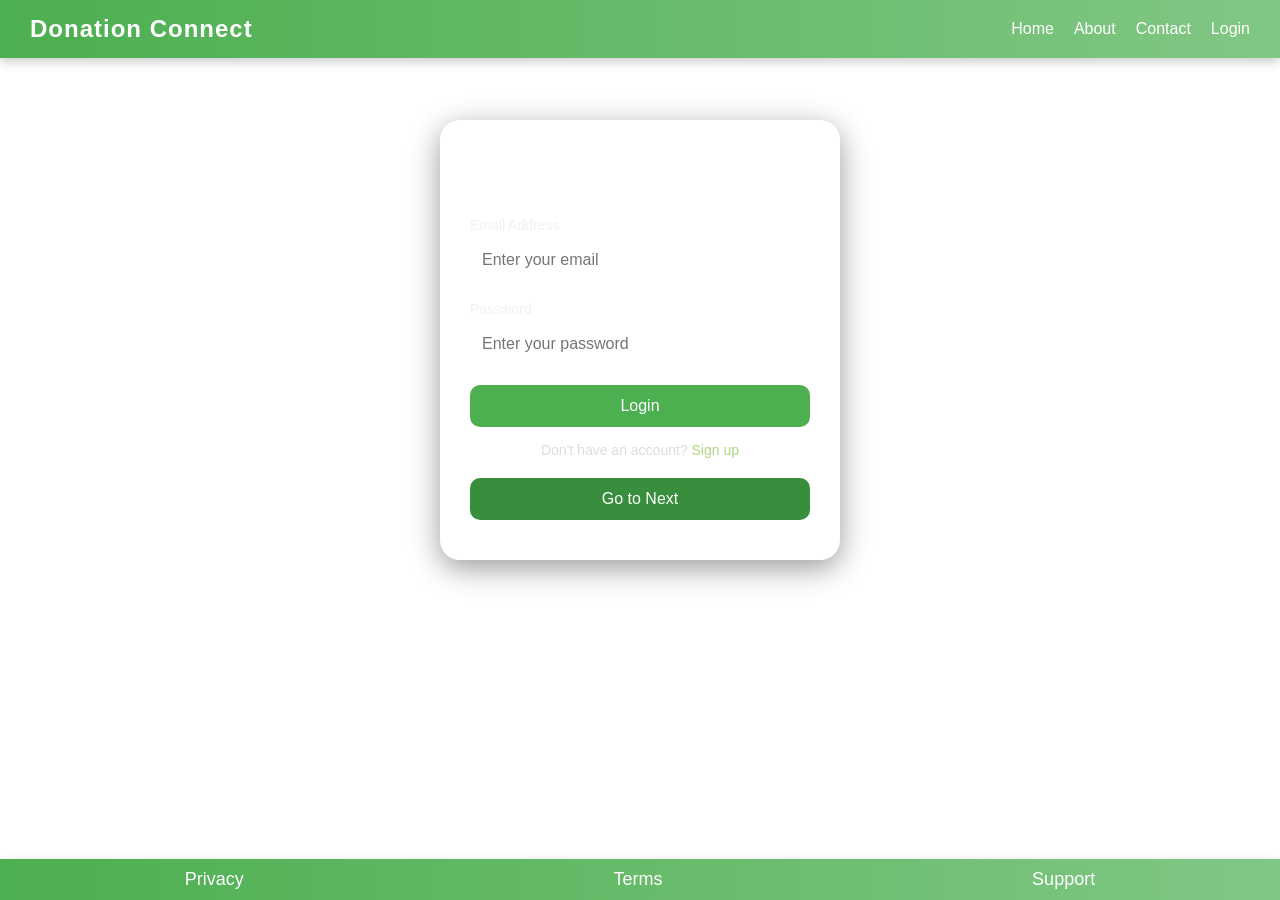
<file: Loginpage.html>
<!DOCTYPE html>
<html lang="en">
<head>
  <meta charset="UTF-8" />
  <meta name="viewport" content="width=device-width, initial-scale=1.0"/>
  <title>Login | Donation Connect</title>
  <style>
    * {
      margin: 0;
      padding: 0;
      box-sizing: border-box;
    }

    body, html {
      height: 100%;
      font-family: 'Segoe UI', Tahoma, Geneva, Verdana, sans-serif;
    }

    body {
      background: url('https://images.unsplash.com/photo-1523580846011-d3a5bc25702b?auto=format&fit=crop&w=1470&q=80');
      background-size: cover;
      background-attachment: fixed;
      animation: bgMove 20s infinite linear;
      display: flex;
      flex-direction: column;
      align-items: center;
      justify-content: flex-start;
      overflow-x: hidden;
    }

    @keyframes bgMove {
      0% { background-position: 0% 0%; }
      50% { background-position: 100% 100%; }
      100% { background-position: 0% 0%; }
    }

    /* Navbar Styles */
    nav, .bottom-nav {
      width: 100%;
      padding: 15px 30px;
      background: linear-gradient(90deg, #4CAF50, #81C784); /* Green gradient */
      color: white;
      display: flex;
      justify-content: space-between;
      align-items: center;
      position: fixed;
      left: 0;
      z-index: 1000;
      box-shadow: 0 4px 10px rgba(0,0,0,0.2);
    }

    nav {
      top: 0;
    }

    .bottom-nav {
      bottom: 0;
      justify-content: space-around;
      padding: 10px 0;
    }

    .nav-logo {
      font-size: 24px;
      font-weight: bold;
      letter-spacing: 1px;
    }

    .nav-links {
      display: flex;
      gap: 20px;
    }

    .nav-links a {
      text-decoration: none;
      color: white;
      font-size: 16px;
      transition: color 0.3s;
    }

    .nav-links a:hover,
    .bottom-nav a:hover {
      color: #f1f1f1;
      text-decoration: underline;
    }

    .bottom-nav a {
      color: white;
      text-decoration: none;
      font-size: 18px;
    }

    .login-container {
      margin-top: 120px;
      margin-bottom: 100px;
      width: 90%;
      max-width: 400px;
      background: rgba(255, 255, 255, 0.1);
      backdrop-filter: blur(10px);
      padding: 40px 30px;
      border-radius: 20px;
      box-shadow: 0 8px 30px rgba(0, 0, 0, 0.4);
      text-align: center;
      animation: fadeIn 1.5s ease;
    }

    @keyframes fadeIn {
      from { opacity: 0; transform: translateY(40px); }
      to { opacity: 1; transform: translateY(0); }
    }

    .login-container h2 {
      color: #fff;
      margin-bottom: 25px;
      font-size: 28px;
    }

    .input-group {
      margin-bottom: 20px;
      text-align: left;
    }

    .input-group label {
      display: block;
      color: #f1f1f1;
      font-size: 14px;
      margin-bottom: 6px;
    }

    .input-group input {
      width: 100%;
      padding: 12px;
      border: none;
      border-radius: 10px;
      font-size: 16px;
      background: rgba(255, 255, 255, 0.85);
      color: #333;
    }

    .input-group input:focus {
      outline: none;
      box-shadow: 0 0 8px #4CAF50;
    }

    .login-btn {
      width: 100%;
      padding: 12px;
      border: none;
      border-radius: 10px;
      font-size: 16px;
      background-color: #4CAF50;
      color: white;
      cursor: pointer;
      transition: transform 0.2s ease, background-color 0.3s ease;
    }

    .login-btn:hover {
      background-color: #388E3C;
      transform: scale(1.05);
    }

    .login-container p {
      margin-top: 15px;
      color: #ddd;
      font-size: 14px;
    }

    .login-container a {
      color: #AED581;
      text-decoration: none;
    }

    .login-container a:hover {
      text-decoration: underline;
    }

    /* Go to Next Button Style */
    .go-next-btn {
      width: 100%;
      padding: 12px;
      margin-top: 20px;
      border: none;
      border-radius: 10px;
      font-size: 16px;
      background-color: #388E3C;
      color: white;
      cursor: pointer;
      transition: transform 0.2s ease, background-color 0.3s ease;
    }

    .go-next-btn:hover {
      background-color: #2c6e2f;
      transform: scale(1.05);
    }

    @media (max-width: 600px) {
      nav {
        flex-direction: column;
        align-items: flex-start;
        gap: 10px;
      }
      .nav-links {
        flex-direction: column;
        gap: 10px;
        width: 100%;
      }
    }
  </style>
</head>
<body>

  <!-- Top Navbar -->
  <nav>
    <div class="nav-logo">Donation Connect</div>
    <div class="nav-links">
      <a href="#">Home</a>
      <a href="#">About</a>
      <a href="#">Contact</a>
      <a href="#">Login</a>
    </div>
  </nav>

  <!-- Login Container -->
  <div class="login-container">
    <h2>Login</h2>
    <form>
      <div class="input-group">
        <label for="email">Email Address</label>
        <input type="email" id="email" placeholder="Enter your email" required />
      </div>
      <div class="input-group">
        <label for="password">Password</label>
        <input type="password" id="password" placeholder="Enter your password" required />
      </div>
      <button type="submit" class="login-btn">Login</button>
    </form>
    <p>Don't have an account? <a href="#">Sign up</a></p>

    <!-- Go to Next Button -->
    <button class="go-next-btn" onclick="window.location.href='index6.html'">Go to Next</button>
  </div>

  <!-- Bottom Navbar -->
  <div class="bottom-nav">
    <a href="#">Privacy</a>
    <a href="#">Terms</a>
    <a href="#">Support</a>
  </div>

</body>
</html>
</file>
